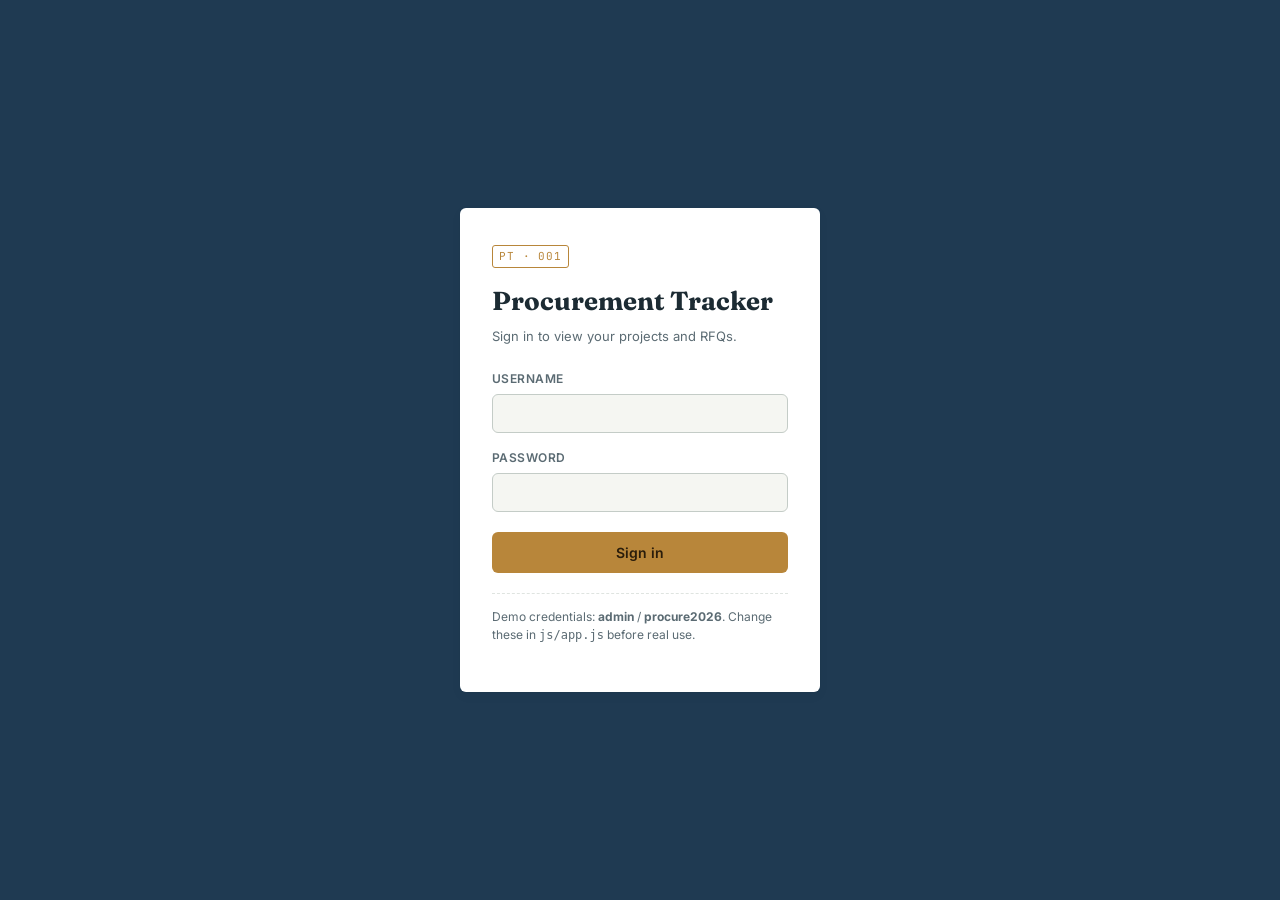
<file: index.html>
<!doctype html>
<html lang="en">
<head>
<meta charset="UTF-8" />
<meta name="viewport" content="width=device-width, initial-scale=1" />
<title>Procurement Tracker — Sign in</title>
<link rel="preconnect" href="https://fonts.googleapis.com" />
<link href="https://fonts.googleapis.com/css2?family=Fraunces:wght@500;600&family=Inter:wght@400;500;600&family=JetBrains+Mono:wght@400;500&display=swap" rel="stylesheet" />
<link rel="stylesheet" href="css/style.css" />
</head>
<body>
  <div class="login-wrap">
    <div class="login-card">
      <span class="brand-mark">PT · 001</span>
      <h1>Procurement Tracker</h1>
      <p class="subtitle">Sign in to view your projects and RFQs.</p>

      <div id="login-error" class="login-error" hidden></div>

      <form id="login-form" novalidate>
        <div class="field">
          <label for="username">Username</label>
          <input type="text" id="username" name="username" autocomplete="username" required />
        </div>
        <div class="field">
          <label for="password">Password</label>
          <input type="password" id="password" name="password" autocomplete="current-password" required />
        </div>
        <button type="submit" class="btn btn-primary">Sign in</button>
      </form>

      <p class="login-hint">Demo credentials: <strong>admin</strong> / <strong>procure2026</strong>. Change these in <code>js/app.js</code> before real use.</p>
    </div>
  </div>

  <script src="js/app.js"></script>
  <script src="js/login.js"></script>
</body>
</html>
</file>
<file: css/style.css>
/* ==========================================================
   Procurement Tracker — shared styles
   Palette: paper/navy ledger, amber stamp accent
   Type: Fraunces (display) / Inter (body) / JetBrains Mono (data)
   ========================================================== */

:root {
  --bg: #f5f6f2;
  --surface: #ffffff;
  --ink: #1c2b33;
  --ink-soft: #5b6b73;
  --line: #dfe4e0;
  --line-strong: #c4ccc7;

  --navy: #1f3a52;
  --navy-dark: #142838;
  --amber: #b8863a;
  --amber-soft: #f3e6cf;

  --yellow: #c98f1e;
  --yellow-bg: #fdf3dd;
  --green: #2f8557;
  --green-bg: #e6f4ec;
  --red: #c0503f;
  --red-bg: #fbeae6;
  --neutral: #aab4b9;
  --neutral-bg: #eef0ef;

  --radius: 6px;
  --shadow: 0 1px 2px rgba(28, 43, 51, 0.06), 0 4px 12px rgba(28, 43, 51, 0.04);

  --font-display: "Fraunces", Georgia, serif;
  --font-body: "Inter", -apple-system, BlinkMacSystemFont, sans-serif;
  --font-mono: "JetBrains Mono", ui-monospace, monospace;
}

* {
  box-sizing: border-box;
}

html,
body {
  margin: 0;
  padding: 0;
}

body {
  background: var(--bg);
  color: var(--ink);
  font-family: var(--font-body);
  font-size: 15px;
  line-height: 1.5;
  min-height: 100vh;
}

a {
  color: inherit;
  text-decoration: none;
}

button {
  font-family: var(--font-body);
  cursor: pointer;
}

/* ---------- Top bar ---------- */
.topbar {
  display: flex;
  align-items: center;
  justify-content: space-between;
  padding: 18px 28px;
  background: var(--navy);
  color: #f5f6f2;
}

.topbar .brand {
  font-family: var(--font-display);
  font-size: 20px;
  font-weight: 600;
  letter-spacing: 0.01em;
  display: flex;
  align-items: baseline;
  gap: 8px;
}

.topbar .brand .brand-mark {
  font-family: var(--font-mono);
  font-size: 12px;
  color: var(--amber);
  border: 1px solid var(--amber);
  border-radius: 3px;
  padding: 1px 5px;
  letter-spacing: 0.06em;
}

.btn {
  font-size: 13px;
  font-weight: 600;
  border-radius: var(--radius);
  border: 1px solid transparent;
  padding: 8px 14px;
  transition: background 0.15s ease, border-color 0.15s ease, opacity 0.15s ease;
}

.btn-primary {
  background: var(--amber);
  color: #2a1d0b;
}
.btn-primary:hover {
  background: #a57630;
}

.btn-ghost {
  background: transparent;
  border-color: rgba(245, 246, 242, 0.35);
  color: #f5f6f2;
}
.btn-ghost:hover {
  background: rgba(245, 246, 242, 0.1);
}

.btn-outline {
  background: var(--surface);
  border-color: var(--line-strong);
  color: var(--ink);
}
.btn-outline:hover {
  border-color: var(--navy);
}

.btn-text {
  background: none;
  border: none;
  color: var(--ink-soft);
  font-size: 13px;
  padding: 4px 6px;
}
.btn-text:hover {
  color: var(--ink);
}

/* ---------- Login page ---------- */
.login-wrap {
  min-height: 100vh;
  display: flex;
  align-items: center;
  justify-content: center;
  background: var(--navy);
  padding: 20px;
}

.login-card {
  background: var(--surface);
  width: 100%;
  max-width: 360px;
  border-radius: var(--radius);
  box-shadow: var(--shadow);
  padding: 36px 32px;
}

.login-card .brand-mark {
  font-family: var(--font-mono);
  font-size: 11px;
  color: var(--amber);
  border: 1px solid var(--amber);
  border-radius: 3px;
  padding: 2px 6px;
  letter-spacing: 0.08em;
  display: inline-block;
  margin-bottom: 14px;
}

.login-card h1 {
  font-family: var(--font-display);
  font-size: 26px;
  margin: 0 0 6px;
}

.login-card p.subtitle {
  color: var(--ink-soft);
  font-size: 13px;
  margin: 0 0 24px;
}

.field {
  margin-bottom: 16px;
}

.field label {
  display: block;
  font-size: 12px;
  font-weight: 600;
  color: var(--ink-soft);
  margin-bottom: 6px;
  text-transform: uppercase;
  letter-spacing: 0.04em;
}

.field input {
  width: 100%;
  padding: 10px 12px;
  border: 1px solid var(--line-strong);
  border-radius: var(--radius);
  font-size: 14px;
  font-family: var(--font-body);
  background: var(--bg);
  color: var(--ink);
}

.field input:focus {
  outline: 2px solid var(--navy);
  outline-offset: 1px;
  background: var(--surface);
}

.login-card .btn-primary {
  width: 100%;
  padding: 11px;
  font-size: 14px;
  margin-top: 4px;
}

.login-error {
  background: var(--red-bg);
  color: var(--red);
  font-size: 13px;
  padding: 9px 12px;
  border-radius: var(--radius);
  margin-bottom: 16px;
}

.login-hint {
  margin-top: 20px;
  font-size: 12px;
  color: var(--ink-soft);
  border-top: 1px dashed var(--line);
  padding-top: 14px;
}

/* ---------- Page shell ---------- */
.page {
  max-width: 1080px;
  margin: 0 auto;
  padding: 32px 28px 60px;
}

.page-header {
  display: flex;
  align-items: flex-end;
  justify-content: space-between;
  margin-bottom: 24px;
  gap: 16px;
  flex-wrap: wrap;
}

.page-header h1 {
  font-family: var(--font-display);
  font-size: 28px;
  margin: 0;
}

/* ---------- Dashboard grid ---------- */
.project-grid {
  display: grid;
  grid-template-columns: repeat(auto-fill, minmax(240px, 1fr));
  gap: 18px;
}

.project-card {
  background: var(--surface);
  border: 1px solid var(--line);
  border-radius: var(--radius);
  padding: 20px 18px 16px;
  position: relative;
  display: block;
  box-shadow: var(--shadow);
  transition: transform 0.12s ease, border-color 0.12s ease;
}

.project-card:hover {
  transform: translateY(-2px);
  border-color: var(--navy);
}

.stamp {
  position: absolute;
  top: 14px;
  right: 14px;
  font-family: var(--font-mono);
  font-size: 10.5px;
  color: var(--amber);
  border: 1.5px dashed var(--amber);
  border-radius: 4px;
  padding: 3px 6px;
  transform: rotate(-4deg);
  letter-spacing: 0.03em;
  white-space: nowrap;
  background: var(--amber-soft);
}

.project-card-title {
  font-family: var(--font-display);
  font-size: 18px;
  margin: 6px 60px 14px 0;
  line-height: 1.3;
}

.vendor-summary {
  display: flex;
  align-items: center;
  gap: 6px;
  font-family: var(--font-mono);
  font-size: 12px;
  color: var(--ink-soft);
  flex-wrap: wrap;
}

.vendor-total {
  margin-left: auto;
  color: var(--ink-soft);
}

.dot {
  width: 8px;
  height: 8px;
  border-radius: 50%;
  display: inline-block;
  margin-right: 2px;
}
.dot-yellow { background: var(--yellow); }
.dot-green { background: var(--green); }
.dot-red { background: var(--red); }
.dot-neutral { background: var(--neutral); }

.empty-state {
  text-align: center;
  padding: 60px 20px;
  color: var(--ink-soft);
  border: 1px dashed var(--line-strong);
  border-radius: var(--radius);
}

.empty-state h2 {
  font-family: var(--font-display);
  color: var(--ink);
  margin-bottom: 6px;
}

/* ---------- Modal (dialog) ---------- */
dialog {
  border: none;
  border-radius: var(--radius);
  padding: 0;
  box-shadow: var(--shadow);
  max-width: 380px;
  width: 90vw;
}

dialog::backdrop {
  background: rgba(20, 40, 56, 0.45);
}

.modal-body {
  padding: 26px 26px 22px;
}

.modal-body h2 {
  font-family: var(--font-display);
  font-size: 20px;
  margin: 0 0 18px;
}

.modal-actions {
  display: flex;
  justify-content: flex-end;
  gap: 10px;
  margin-top: 20px;
}

/* ---------- Project detail ---------- */
.back-link {
  font-size: 13px;
  color: var(--ink-soft);
  display: inline-flex;
  align-items: center;
  gap: 4px;
  margin-bottom: 12px;
}
.back-link:hover {
  color: var(--navy);
}

.project-title-row {
  display: flex;
  align-items: center;
  gap: 14px;
  flex-wrap: wrap;
}

.project-title-row h1 {
  outline: none;
}
.project-title-row h1:focus {
  outline: 2px solid var(--navy);
  outline-offset: 4px;
  border-radius: 3px;
}

.sent-stamp {
  font-family: var(--font-mono);
  font-size: 12px;
  color: var(--amber);
  border: 1.5px dashed var(--amber);
  border-radius: 4px;
  padding: 4px 9px;
  background: var(--amber-soft);
  white-space: nowrap;
  transform: rotate(-2deg);
}

.section {
  margin-top: 34px;
}

.section-head {
  display: flex;
  align-items: baseline;
  justify-content: space-between;
  margin-bottom: 12px;
  flex-wrap: wrap;
  gap: 8px;
}

.section-head h2 {
  font-family: var(--font-display);
  font-size: 19px;
  margin: 0;
}

.section-hint {
  font-size: 12px;
  color: var(--ink-soft);
}

/* ---------- Vendor tracker ---------- */
.vendor-box {
  background: var(--surface);
  border: 1px solid var(--line);
  border-radius: var(--radius);
  box-shadow: var(--shadow);
  overflow: hidden;
}

.vendor-row {
  display: flex;
  align-items: center;
  gap: 12px;
  padding: 12px 16px;
  border-bottom: 1px solid var(--line);
  background: var(--surface);
}
.vendor-row:last-child {
  border-bottom: none;
}

.status-dot {
  width: 12px;
  height: 12px;
  border-radius: 50%;
  flex-shrink: 0;
  border: 1px solid rgba(0,0,0,0.08);
}
.status-dot.dot-neutral { background: var(--neutral-bg); border-color: var(--neutral); }
.status-dot.dot-yellow { background: var(--yellow); }
.status-dot.dot-green { background: var(--green); }
.status-dot.dot-red { background: var(--red); }

.vendor-email {
  font-family: var(--font-mono);
  font-size: 13.5px;
  flex: 1 1 auto;
  min-width: 0;
  overflow: hidden;
  text-overflow: ellipsis;
  white-space: nowrap;
}

.vendor-status-label {
  font-size: 11.5px;
  font-weight: 600;
  padding: 3px 9px;
  border-radius: 20px;
  white-space: nowrap;
  text-transform: uppercase;
  letter-spacing: 0.03em;
}
.vendor-row[data-status="neutral"] .vendor-status-label { background: var(--neutral-bg); color: var(--ink-soft); }
.vendor-row[data-status="yellow"] .vendor-status-label { background: var(--yellow-bg); color: var(--yellow); }
.vendor-row[data-status="green"] .vendor-status-label { background: var(--green-bg); color: var(--green); }
.vendor-row[data-status="red"] .vendor-status-label { background: var(--red-bg); color: var(--red); }

.vendor-actions {
  display: flex;
  align-items: center;
  gap: 4px;
  flex-shrink: 0;
}

.vote-btn {
  width: 28px;
  height: 28px;
  border-radius: var(--radius);
  border: 1px solid var(--line-strong);
  background: var(--surface);
  color: var(--ink-soft);
  font-size: 13px;
  display: inline-flex;
  align-items: center;
  justify-content: center;
  transition: background 0.12s ease, color 0.12s ease, border-color 0.12s ease;
}
.vote-btn:hover {
  border-color: var(--navy);
  color: var(--navy);
}
.vote-btn.upvote:hover { color: var(--green); border-color: var(--green); }
.vote-btn.downvote:hover { color: var(--red); border-color: var(--red); }
.vote-btn.delete:hover { color: var(--red); border-color: var(--red); }

.add-vendor-form {
  display: flex;
  gap: 8px;
  padding: 14px 16px;
  background: var(--bg);
  border-top: 1px solid var(--line);
}

.add-vendor-form input {
  flex: 1;
  padding: 9px 12px;
  border: 1px solid var(--line-strong);
  border-radius: var(--radius);
  font-family: var(--font-mono);
  font-size: 13px;
  background: var(--surface);
}
.add-vendor-form input:focus {
  outline: 2px solid var(--navy);
  outline-offset: 1px;
}

.vendor-empty {
  padding: 24px 16px;
  text-align: center;
  color: var(--ink-soft);
  font-size: 13px;
}

/* ---------- Comparison table ---------- */
.table-scroll {
  overflow-x: auto;
  background: var(--surface);
  border: 1px solid var(--line);
  border-radius: var(--radius);
  box-shadow: var(--shadow);
}

.compare-table {
  border-collapse: collapse;
  width: 100%;
  min-width: 480px;
  font-size: 13.5px;
}

.compare-table th,
.compare-table td {
  border: 1px solid var(--line);
  padding: 0;
}

.compare-table thead th {
  background: var(--navy);
  color: #f5f6f2;
  font-size: 12px;
  font-weight: 600;
  padding: 9px 12px;
  text-align: left;
  white-space: nowrap;
  position: relative;
}

.compare-table .row-label-col {
  background: var(--navy-dark);
  min-width: 130px;
}

.compare-table .row-label {
  font-size: 12px;
  font-weight: 600;
  color: var(--ink-soft);
  background: var(--bg);
  padding: 9px 12px;
  white-space: nowrap;
  min-width: 130px;
}

.compare-table td[contenteditable="true"] {
  padding: 9px 12px;
  font-family: var(--font-mono);
  min-width: 140px;
  cursor: text;
}

.compare-table td[contenteditable="true"]:focus {
  outline: 2px solid var(--navy);
  outline-offset: -2px;
  background: var(--amber-soft);
}

.compare-table td[contenteditable="true"]:empty::before {
  content: attr(data-placeholder);
  color: var(--neutral);
}

.remove-col-btn {
  background: none;
  border: none;
  color: rgba(245,246,242,0.6);
  font-size: 12px;
  margin-left: 8px;
  padding: 2px 4px;
}
.remove-col-btn:hover {
  color: #fff;
}

.add-col-cell {
  background: var(--bg) !important;
  text-align: center;
  vertical-align: middle;
}

.add-col-btn {
  background: none;
  border: 1px dashed var(--line-strong);
  border-radius: var(--radius);
  color: var(--ink-soft);
  font-size: 12px;
  padding: 6px 10px;
  white-space: nowrap;
}
.add-col-btn:hover {
  border-color: var(--navy);
  color: var(--navy);
}

/* ---------- Responsive ---------- */
@media (max-width: 620px) {
  .page {
    padding: 22px 16px 48px;
  }
  .topbar {
    padding: 14px 16px;
  }
  .vendor-row {
    flex-wrap: wrap;
  }
  .vendor-email {
    flex-basis: 100%;
    order: 1;
  }
  .vendor-status-label {
    order: 2;
  }
  .vendor-actions {
    order: 3;
    margin-left: auto;
  }
}
</file>
